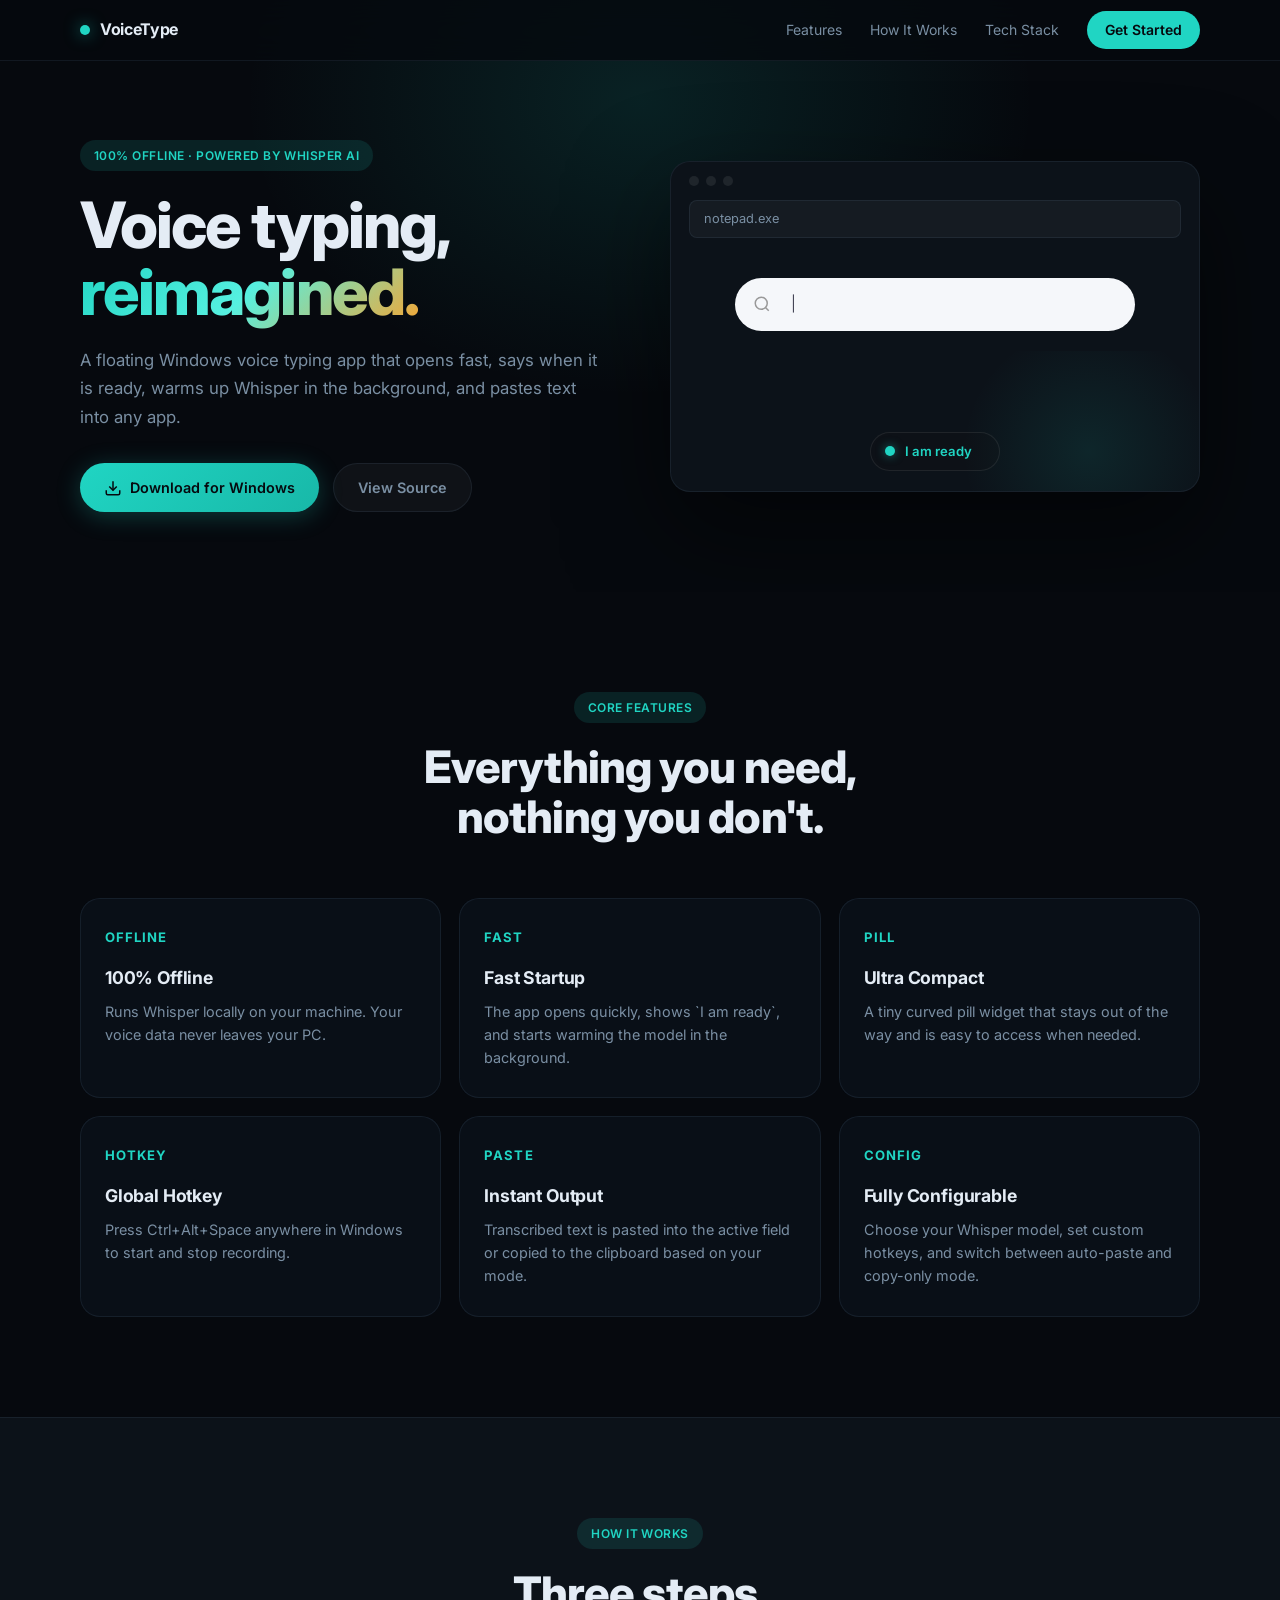
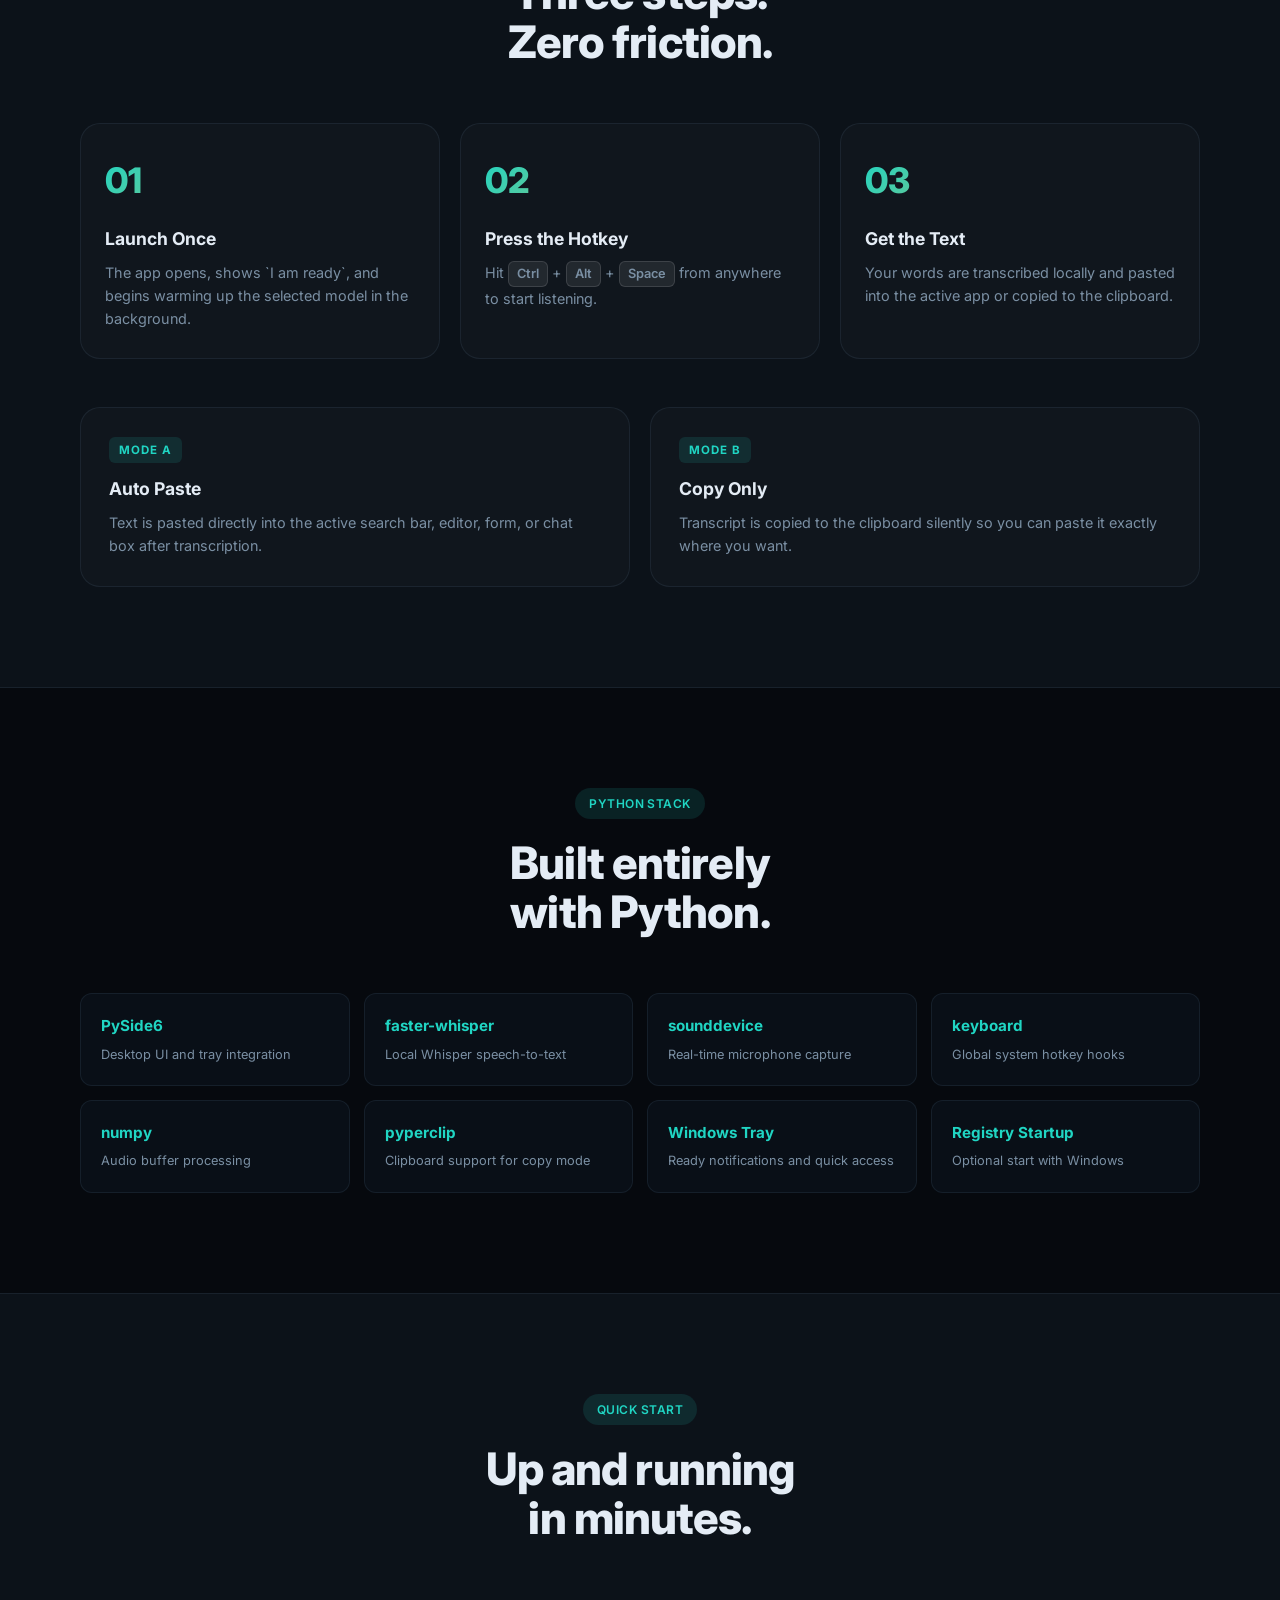
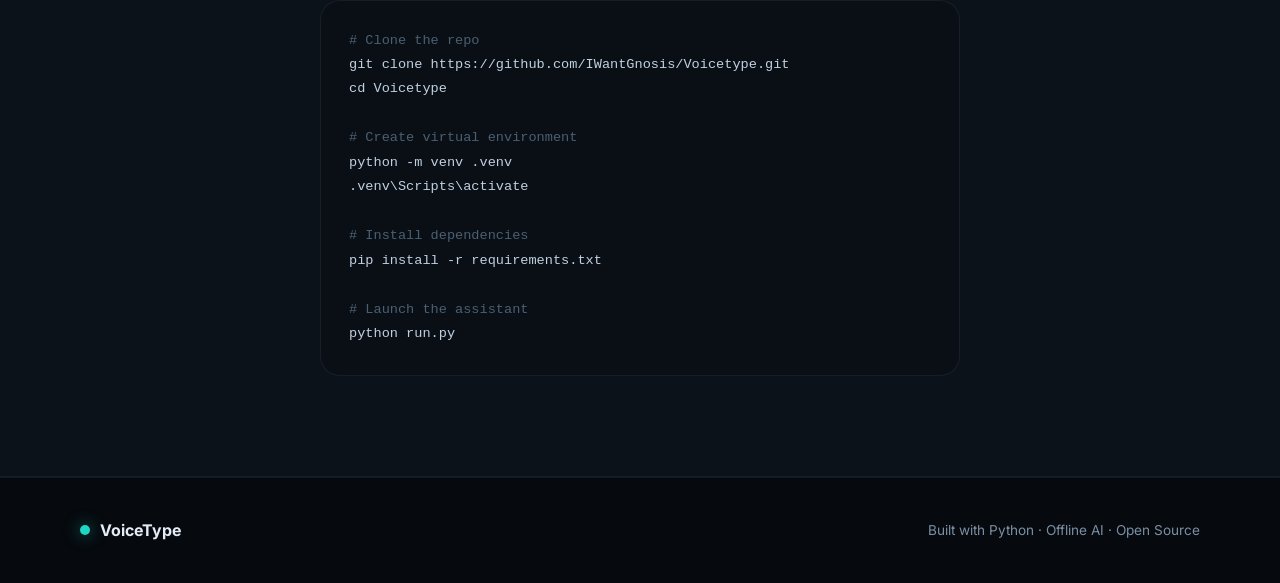
<file: docs/index.html>
<!doctype html>
<html lang="en">
<head>
  <meta charset="utf-8">
  <meta name="viewport" content="width=device-width, initial-scale=1">
  <title>VoiceType - Offline AI Voice Input for Windows</title>
  <meta name="description" content="A fast offline voice typing app for Windows with a floating widget, background model warmup, and local Whisper transcription.">
  <link rel="preconnect" href="https://fonts.googleapis.com">
  <link rel="preconnect" href="https://fonts.gstatic.com" crossorigin>
  <link href="https://fonts.googleapis.com/css2?family=Inter:wght@400;500;600;700;800&display=swap" rel="stylesheet">
  <link rel="icon" type="image/png" href="img/favicon.png">
  <link rel="stylesheet" href="css/style.css">
</head>
<body>
  <nav class="nav" id="nav">
    <div class="nav-inner">
      <a href="#" class="nav-brand">
        <span class="nav-dot"></span>
        <span>VoiceType</span>
      </a>
      <div class="nav-links">
        <a href="#features">Features</a>
        <a href="#how">How It Works</a>
        <a href="#tech">Tech Stack</a>
        <a href="#install" class="nav-cta">Get Started</a>
      </div>
    </div>
  </nav>

  <section class="hero">
    <div class="hero-glow"></div>
    <div class="container">
      <div class="hero-content fade-up">
        <span class="badge">100% Offline · Powered by Whisper AI</span>
        <h1>Voice typing,<br><span class="gradient-text">reimagined.</span></h1>
        <p class="hero-sub">A floating Windows voice typing app that opens fast, says when it is ready, warms up Whisper in the background, and pastes text into any app.</p>
        <div class="hero-btns">
          <a href="https://github.com/IWantGnosis/Voicetype/releases/latest" class="btn btn-primary">
            <svg width="18" height="18" viewBox="0 0 24 24" fill="none" stroke="currentColor" stroke-width="2"><path d="M21 15v4a2 2 0 0 1-2 2H5a2 2 0 0 1-2-2v-4"/><polyline points="7 10 12 15 17 10"/><line x1="12" y1="15" x2="12" y2="3"/></svg>
            Download for Windows
          </a>
          <a href="https://github.com/IWantGnosis/Voicetype" class="btn btn-ghost">View Source</a>
        </div>
      </div>

      <div class="hero-demo fade-up delay-1">
        <div class="demo-window">
          <div class="demo-dots"><span></span><span></span><span></span></div>
          <div class="demo-url-bar">notepad.exe</div>
          <div class="demo-search-area">
            <div class="demo-search-box">
              <svg width="18" height="18" viewBox="0 0 24 24" fill="none" stroke="#999" stroke-width="2"><circle cx="11" cy="11" r="8"/><line x1="21" y1="21" x2="16.65" y2="16.65"/></svg>
              <span class="typed-text" id="typed-text"></span>
              <span class="cursor-blink">|</span>
            </div>
          </div>
          <div class="pill-widget" id="pill-widget">
            <div class="pill-glow" id="pill-glow"></div>
            <div class="pill-body">
              <div class="pill-dot" id="pill-dot"></div>
              <span class="pill-label" id="pill-label">Ready</span>
            </div>
          </div>
        </div>
      </div>
    </div>
  </section>

  <section class="section" id="features">
    <div class="container">
      <div class="section-head fade-up">
        <span class="badge">Core Features</span>
        <h2>Everything you need,<br>nothing you don't.</h2>
      </div>
      <div class="features-grid">
        <div class="feature-card fade-up">
          <div class="feature-icon">Offline</div>
          <h3>100% Offline</h3>
          <p>Runs Whisper locally on your machine. Your voice data never leaves your PC.</p>
        </div>
        <div class="feature-card fade-up delay-1">
          <div class="feature-icon">Fast</div>
          <h3>Fast Startup</h3>
          <p>The app opens quickly, shows `I am ready`, and starts warming the model in the background.</p>
        </div>
        <div class="feature-card fade-up delay-2">
          <div class="feature-icon">Pill</div>
          <h3>Ultra Compact</h3>
          <p>A tiny curved pill widget that stays out of the way and is easy to access when needed.</p>
        </div>
        <div class="feature-card fade-up">
          <div class="feature-icon">Hotkey</div>
          <h3>Global Hotkey</h3>
          <p>Press Ctrl+Alt+Space anywhere in Windows to start and stop recording.</p>
        </div>
        <div class="feature-card fade-up delay-1">
          <div class="feature-icon">Paste</div>
          <h3>Instant Output</h3>
          <p>Transcribed text is pasted into the active field or copied to the clipboard based on your mode.</p>
        </div>
        <div class="feature-card fade-up delay-2">
          <div class="feature-icon">Config</div>
          <h3>Fully Configurable</h3>
          <p>Choose your Whisper model, set custom hotkeys, and switch between auto-paste and copy-only mode.</p>
        </div>
      </div>
    </div>
  </section>

  <section class="section section-dark" id="how">
    <div class="container">
      <div class="section-head fade-up">
        <span class="badge">How It Works</span>
        <h2>Three steps.<br>Zero friction.</h2>
      </div>
      <div class="steps">
        <div class="step fade-up">
          <div class="step-num">01</div>
          <div class="step-content">
            <h3>Launch Once</h3>
            <p>The app opens, shows `I am ready`, and begins warming up the selected model in the background.</p>
          </div>
        </div>
        <div class="step fade-up delay-1">
          <div class="step-num">02</div>
          <div class="step-content">
            <h3>Press the Hotkey</h3>
            <p>Hit <kbd>Ctrl</kbd> + <kbd>Alt</kbd> + <kbd>Space</kbd> from anywhere to start listening.</p>
          </div>
        </div>
        <div class="step fade-up delay-2">
          <div class="step-num">03</div>
          <div class="step-content">
            <h3>Get the Text</h3>
            <p>Your words are transcribed locally and pasted into the active app or copied to the clipboard.</p>
          </div>
        </div>
      </div>

      <div class="modes fade-up">
        <div class="mode-card">
          <span class="mode-tag">Mode A</span>
          <h3>Auto Paste</h3>
          <p>Text is pasted directly into the active search bar, editor, form, or chat box after transcription.</p>
        </div>
        <div class="mode-card">
          <span class="mode-tag">Mode B</span>
          <h3>Copy Only</h3>
          <p>Transcript is copied to the clipboard silently so you can paste it exactly where you want.</p>
        </div>
      </div>
    </div>
  </section>

  <section class="section" id="tech">
    <div class="container">
      <div class="section-head fade-up">
        <span class="badge">Python Stack</span>
        <h2>Built entirely<br>with Python.</h2>
      </div>
      <div class="tech-grid fade-up">
        <div class="tech-item">
          <span class="tech-name">PySide6</span>
          <span class="tech-desc">Desktop UI and tray integration</span>
        </div>
        <div class="tech-item">
          <span class="tech-name">faster-whisper</span>
          <span class="tech-desc">Local Whisper speech-to-text</span>
        </div>
        <div class="tech-item">
          <span class="tech-name">sounddevice</span>
          <span class="tech-desc">Real-time microphone capture</span>
        </div>
        <div class="tech-item">
          <span class="tech-name">keyboard</span>
          <span class="tech-desc">Global system hotkey hooks</span>
        </div>
        <div class="tech-item">
          <span class="tech-name">numpy</span>
          <span class="tech-desc">Audio buffer processing</span>
        </div>
        <div class="tech-item">
          <span class="tech-name">pyperclip</span>
          <span class="tech-desc">Clipboard support for copy mode</span>
        </div>
        <div class="tech-item">
          <span class="tech-name">Windows Tray</span>
          <span class="tech-desc">Ready notifications and quick access</span>
        </div>
        <div class="tech-item">
          <span class="tech-name">Registry Startup</span>
          <span class="tech-desc">Optional start with Windows</span>
        </div>
      </div>
    </div>
  </section>

  <section class="section section-dark" id="install">
    <div class="container">
      <div class="section-head fade-up">
        <span class="badge">Quick Start</span>
        <h2>Up and running<br>in minutes.</h2>
      </div>
      <div class="install-card fade-up">
        <pre><code><span class="cmd-comment"># Clone the repo</span>
git clone https://github.com/IWantGnosis/Voicetype.git
cd Voicetype

<span class="cmd-comment"># Create virtual environment</span>
python -m venv .venv
.venv\Scripts\activate

<span class="cmd-comment"># Install dependencies</span>
pip install -r requirements.txt

<span class="cmd-comment"># Launch the assistant</span>
python run.py</code></pre>
      </div>
    </div>
  </section>

  <footer class="footer">
    <div class="container footer-inner">
      <div class="footer-brand">
        <span class="nav-dot"></span>
        <span>VoiceType</span>
      </div>
      <p>Built with Python · Offline AI · Open Source</p>
    </div>
  </footer>

  <script src="js/app.js"></script>
</body>
</html>
</file>
<file: docs/css/style.css>
:root {
  --bg: #06090e;
  --bg-card: rgba(12, 18, 28, 0.72);
  --bg-elevate: #0c1219;
  --border: rgba(130, 170, 200, 0.1);
  --text: #e4ecf5;
  --text-dim: #7a8fa3;
  --accent: #20d5c3;
  --accent-dim: rgba(32, 213, 195, 0.12);
  --amber: #f7a531;
  --radius: 20px;
  --radius-sm: 12px;
  --font: "Inter", -apple-system, BlinkMacSystemFont, sans-serif;
}

*, *::before, *::after { box-sizing: border-box; margin: 0; padding: 0; }
html { scroll-behavior: smooth; -webkit-font-smoothing: antialiased; }

body {
  font-family: var(--font);
  color: var(--text);
  background: var(--bg);
  line-height: 1.6;
  overflow-x: hidden;
}

a { color: inherit; text-decoration: none; }
img { max-width: 100%; display: block; }

.container {
  width: min(1120px, 100% - 40px);
  margin: 0 auto;
}

.nav {
  position: fixed;
  top: 0;
  left: 0;
  right: 0;
  z-index: 100;
  padding: 0 20px;
  backdrop-filter: blur(20px);
  background: rgba(6, 9, 14, 0.8);
  border-bottom: 1px solid var(--border);
  transition: background 0.3s;
}

.nav-inner {
  max-width: 1120px;
  margin: 0 auto;
  display: flex;
  align-items: center;
  justify-content: space-between;
  height: 60px;
}

.nav-brand {
  display: flex;
  align-items: center;
  gap: 10px;
  font-weight: 700;
  font-size: 1rem;
  letter-spacing: -0.02em;
}

.nav-dot {
  width: 10px;
  height: 10px;
  border-radius: 50%;
  background: var(--accent);
  box-shadow: 0 0 16px rgba(32, 213, 195, 0.6);
}

.nav-links {
  display: flex;
  align-items: center;
  gap: 28px;
  font-size: 0.875rem;
  color: var(--text-dim);
}

.nav-links a:hover { color: var(--text); }

.nav-cta {
  padding: 8px 18px;
  border-radius: 999px;
  background: var(--accent);
  color: #06090e !important;
  font-weight: 600;
  transition: transform 0.15s, box-shadow 0.15s;
}

.nav-cta:hover {
  transform: translateY(-1px);
  box-shadow: 0 4px 20px rgba(32, 213, 195, 0.3);
}

.hero {
  position: relative;
  padding: 140px 0 80px;
  overflow: hidden;
}

.hero-glow {
  position: absolute;
  top: -200px;
  left: 50%;
  transform: translateX(-50%);
  width: 800px;
  height: 600px;
  background: radial-gradient(ellipse, rgba(32, 213, 195, 0.12) 0%, transparent 70%);
  pointer-events: none;
}

.hero .container {
  display: grid;
  grid-template-columns: 1fr 1fr;
  gap: 60px;
  align-items: center;
}

.badge {
  display: inline-block;
  padding: 6px 14px;
  border-radius: 999px;
  background: var(--accent-dim);
  color: var(--accent);
  font-size: 0.75rem;
  font-weight: 600;
  letter-spacing: 0.04em;
  text-transform: uppercase;
  margin-bottom: 20px;
}

h1 {
  font-size: clamp(2.8rem, 5vw, 4.2rem);
  font-weight: 800;
  line-height: 1.05;
  letter-spacing: -0.03em;
}

.gradient-text {
  background: linear-gradient(135deg, #20d5c3 0%, #56f0e0 50%, #f7a531 100%);
  -webkit-background-clip: text;
  -webkit-text-fill-color: transparent;
  background-clip: text;
}

.hero-sub {
  margin-top: 20px;
  font-size: 1.05rem;
  color: var(--text-dim);
  max-width: 48ch;
  line-height: 1.7;
}

.hero-btns {
  display: flex;
  gap: 14px;
  margin-top: 32px;
  flex-wrap: wrap;
}

.btn {
  display: inline-flex;
  align-items: center;
  gap: 8px;
  padding: 12px 24px;
  border-radius: 999px;
  font-weight: 600;
  font-size: 0.9rem;
  transition: transform 0.15s, box-shadow 0.2s, background 0.2s;
}

.btn:hover { transform: translateY(-1px); }

.btn-primary {
  background: linear-gradient(135deg, #20d5c3, #18b8a8);
  color: #06090e;
  box-shadow: 0 4px 24px rgba(32, 213, 195, 0.25);
}

.btn-primary:hover {
  box-shadow: 0 6px 32px rgba(32, 213, 195, 0.4);
}

.btn-ghost {
  color: var(--text-dim);
  background: rgba(255, 255, 255, 0.04);
  border: 1px solid var(--border);
}

.btn-ghost:hover {
  color: var(--text);
  background: rgba(255, 255, 255, 0.07);
}

.demo-window {
  position: relative;
  background: #0c1219;
  border: 1px solid var(--border);
  border-radius: var(--radius);
  padding: 14px 18px 160px;
  box-shadow: 0 40px 100px rgba(0, 0, 0, 0.5);
  overflow: hidden;
}

.demo-window::after {
  content: "";
  position: absolute;
  bottom: -60px;
  right: -40px;
  width: 300px;
  height: 200px;
  background: radial-gradient(circle, rgba(32, 213, 195, 0.1), transparent 70%);
  pointer-events: none;
}

.demo-dots {
  display: flex;
  gap: 7px;
  margin-bottom: 14px;
}

.demo-dots span {
  width: 10px;
  height: 10px;
  border-radius: 50%;
  background: rgba(255, 255, 255, 0.08);
}

.demo-url-bar {
  padding: 8px 14px;
  border-radius: 8px;
  background: rgba(255, 255, 255, 0.04);
  border: 1px solid var(--border);
  font-size: 0.8rem;
  color: var(--text-dim);
  margin-bottom: 40px;
}

.demo-search-area {
  display: flex;
  justify-content: center;
  padding: 0 20px;
}

.demo-search-box {
  display: flex;
  align-items: center;
  gap: 10px;
  width: 100%;
  max-width: 400px;
  padding: 14px 18px;
  border-radius: 999px;
  background: #f5f7fa;
  color: #1a1a2e;
  font-size: 0.95rem;
  min-height: 48px;
}

.typed-text {
  font-weight: 500;
}

.cursor-blink {
  color: #1a1a2e;
  animation: blink 1s steps(1) infinite;
  font-weight: 300;
}

.pill-widget {
  position: absolute;
  bottom: 20px;
  left: 50%;
  transform: translateX(-50%);
}

.pill-glow {
  position: absolute;
  inset: -8px;
  border-radius: 999px;
  opacity: 0;
  transition: opacity 0.4s, background 0.4s;
}

.pill-body {
  position: relative;
  display: flex;
  align-items: center;
  gap: 10px;
  padding: 8px 20px 8px 14px;
  border-radius: 999px;
  background: #0d1117;
  border: 1px solid rgba(255, 255, 255, 0.08);
  min-width: 130px;
}

.pill-dot {
  width: 10px;
  height: 10px;
  border-radius: 50%;
  background: #4a9eca;
  box-shadow: 0 0 8px rgba(74, 158, 202, 0.4);
  transition: background 0.3s, box-shadow 0.3s, transform 0.3s;
}

.pill-label {
  font-size: 0.82rem;
  font-weight: 600;
  color: #7a8fa3;
  transition: color 0.3s;
  white-space: nowrap;
}

.pill-widget.listening .pill-glow {
  opacity: 1;
  background: rgba(32, 213, 195, 0.12);
}

.pill-widget.listening .pill-body {
  border-color: rgba(32, 213, 195, 0.3);
}

.pill-widget.listening .pill-dot {
  background: #20d5c3;
  box-shadow: 0 0 14px rgba(32, 213, 195, 0.6);
  animation: pulse-dot 1.2s ease-in-out infinite;
}

.pill-widget.listening .pill-label,
.pill-widget.processing .pill-label {
  color: #e4ecf5;
}

.pill-widget.processing .pill-glow {
  opacity: 1;
  background: rgba(247, 165, 49, 0.1);
}

.pill-widget.processing .pill-body {
  border-color: rgba(247, 165, 49, 0.3);
}

.pill-widget.processing .pill-dot {
  background: #f7a531;
  box-shadow: 0 0 14px rgba(247, 165, 49, 0.5);
  animation: pulse-dot 0.6s ease-in-out infinite;
}

.pill-widget.done .pill-dot {
  background: #20d5c3;
  box-shadow: 0 0 10px rgba(32, 213, 195, 0.5);
}

.pill-widget.done .pill-label {
  color: #20d5c3;
}

.section {
  padding: 100px 0;
}

.section-dark {
  background: var(--bg-elevate);
  border-top: 1px solid var(--border);
  border-bottom: 1px solid var(--border);
}

.section-head {
  text-align: center;
  margin-bottom: 56px;
}

.section-head h2 {
  font-size: clamp(2rem, 3.5vw, 3rem);
  font-weight: 800;
  letter-spacing: -0.02em;
  line-height: 1.1;
}

.features-grid {
  display: grid;
  grid-template-columns: repeat(3, 1fr);
  gap: 18px;
}

.feature-card {
  padding: 28px 24px;
  border-radius: var(--radius);
  background: var(--bg-card);
  border: 1px solid var(--border);
  backdrop-filter: blur(12px);
  transition: transform 0.2s, border-color 0.2s, box-shadow 0.3s;
}

.feature-card:hover {
  transform: translateY(-4px);
  border-color: rgba(32, 213, 195, 0.2);
  box-shadow: 0 20px 60px rgba(0, 0, 0, 0.3);
}

.feature-icon {
  font-size: 0.82rem;
  letter-spacing: 0.08em;
  text-transform: uppercase;
  color: var(--accent);
  font-weight: 700;
  margin-bottom: 16px;
}

.feature-card h3 {
  font-size: 1.1rem;
  font-weight: 700;
  margin-bottom: 8px;
  letter-spacing: -0.01em;
}

.feature-card p,
.step-content p,
.mode-card p,
.tech-desc,
.footer p {
  color: var(--text-dim);
}

.feature-card p,
.step-content p,
.mode-card p {
  font-size: 0.9rem;
  line-height: 1.6;
}

.steps {
  display: grid;
  grid-template-columns: repeat(3, 1fr);
  gap: 20px;
  margin-bottom: 48px;
}

.step {
  padding: 28px 24px;
  border-radius: var(--radius);
  background: rgba(255, 255, 255, 0.02);
  border: 1px solid var(--border);
  transition: transform 0.2s;
}

.step:hover { transform: translateY(-3px); }

.step-num {
  font-size: 2.2rem;
  font-weight: 800;
  background: linear-gradient(135deg, var(--accent), var(--amber));
  -webkit-background-clip: text;
  -webkit-text-fill-color: transparent;
  background-clip: text;
  margin-bottom: 16px;
}

.step-content h3,
.mode-card h3 {
  font-size: 1.1rem;
  font-weight: 700;
  margin-bottom: 8px;
}

kbd {
  display: inline-block;
  padding: 2px 8px;
  border-radius: 6px;
  background: rgba(255, 255, 255, 0.08);
  border: 1px solid rgba(255, 255, 255, 0.12);
  font-family: var(--font);
  font-size: 0.8rem;
  font-weight: 600;
}

.modes {
  display: grid;
  grid-template-columns: 1fr 1fr;
  gap: 20px;
}

.mode-card {
  padding: 28px;
  border-radius: var(--radius);
  background: rgba(255, 255, 255, 0.02);
  border: 1px solid var(--border);
}

.mode-tag {
  display: inline-block;
  padding: 4px 10px;
  border-radius: 6px;
  background: var(--accent-dim);
  color: var(--accent);
  font-size: 0.72rem;
  font-weight: 700;
  text-transform: uppercase;
  letter-spacing: 0.08em;
  margin-bottom: 12px;
}

.tech-grid {
  display: grid;
  grid-template-columns: repeat(4, 1fr);
  gap: 14px;
}

.tech-item {
  padding: 20px;
  border-radius: var(--radius-sm);
  background: var(--bg-card);
  border: 1px solid var(--border);
  display: flex;
  flex-direction: column;
  gap: 6px;
  transition: border-color 0.2s;
}

.tech-item:hover {
  border-color: rgba(32, 213, 195, 0.2);
}

.tech-name {
  font-weight: 700;
  font-size: 0.95rem;
  color: var(--accent);
}

.tech-desc {
  font-size: 0.8rem;
}

.install-card {
  max-width: 640px;
  margin: 0 auto;
  padding: 28px;
  border-radius: var(--radius);
  background: #0a0f16;
  border: 1px solid var(--border);
  overflow-x: auto;
}

.install-card pre {
  margin: 0;
  font-family: "JetBrains Mono", "Fira Code", monospace;
  font-size: 0.85rem;
  line-height: 1.8;
  color: #c0d0e0;
}

.cmd-comment {
  color: #4a5f72;
}

.footer {
  padding: 40px 0;
  border-top: 1px solid var(--border);
}

.footer-inner {
  display: flex;
  align-items: center;
  justify-content: space-between;
}

.footer-brand {
  display: flex;
  align-items: center;
  gap: 10px;
  font-weight: 700;
}

.footer p {
  font-size: 0.85rem;
}

@keyframes blink {
  50% { opacity: 0; }
}

@keyframes pulse-dot {
  0%, 100% { transform: scale(1); }
  50% { transform: scale(1.3); }
}

.fade-up {
  opacity: 0;
  transform: translateY(30px);
  transition: opacity 0.6s ease-out, transform 0.6s ease-out;
}

.fade-up.visible {
  opacity: 1;
  transform: translateY(0);
}

.delay-1 { transition-delay: 0.1s; }
.delay-2 { transition-delay: 0.2s; }

@media (max-width: 900px) {
  .hero .container {
    grid-template-columns: 1fr;
    gap: 40px;
  }

  .features-grid,
  .steps {
    grid-template-columns: 1fr 1fr;
  }

  .tech-grid {
    grid-template-columns: 1fr 1fr;
  }

  .nav-links a:not(.nav-cta) { display: none; }
}

@media (max-width: 600px) {
  .features-grid,
  .steps,
  .modes,
  .tech-grid {
    grid-template-columns: 1fr;
  }

  .hero { padding: 120px 0 60px; }
  .section { padding: 64px 0; }

  .footer-inner {
    flex-direction: column;
    gap: 12px;
    text-align: center;
  }
}
</file>
